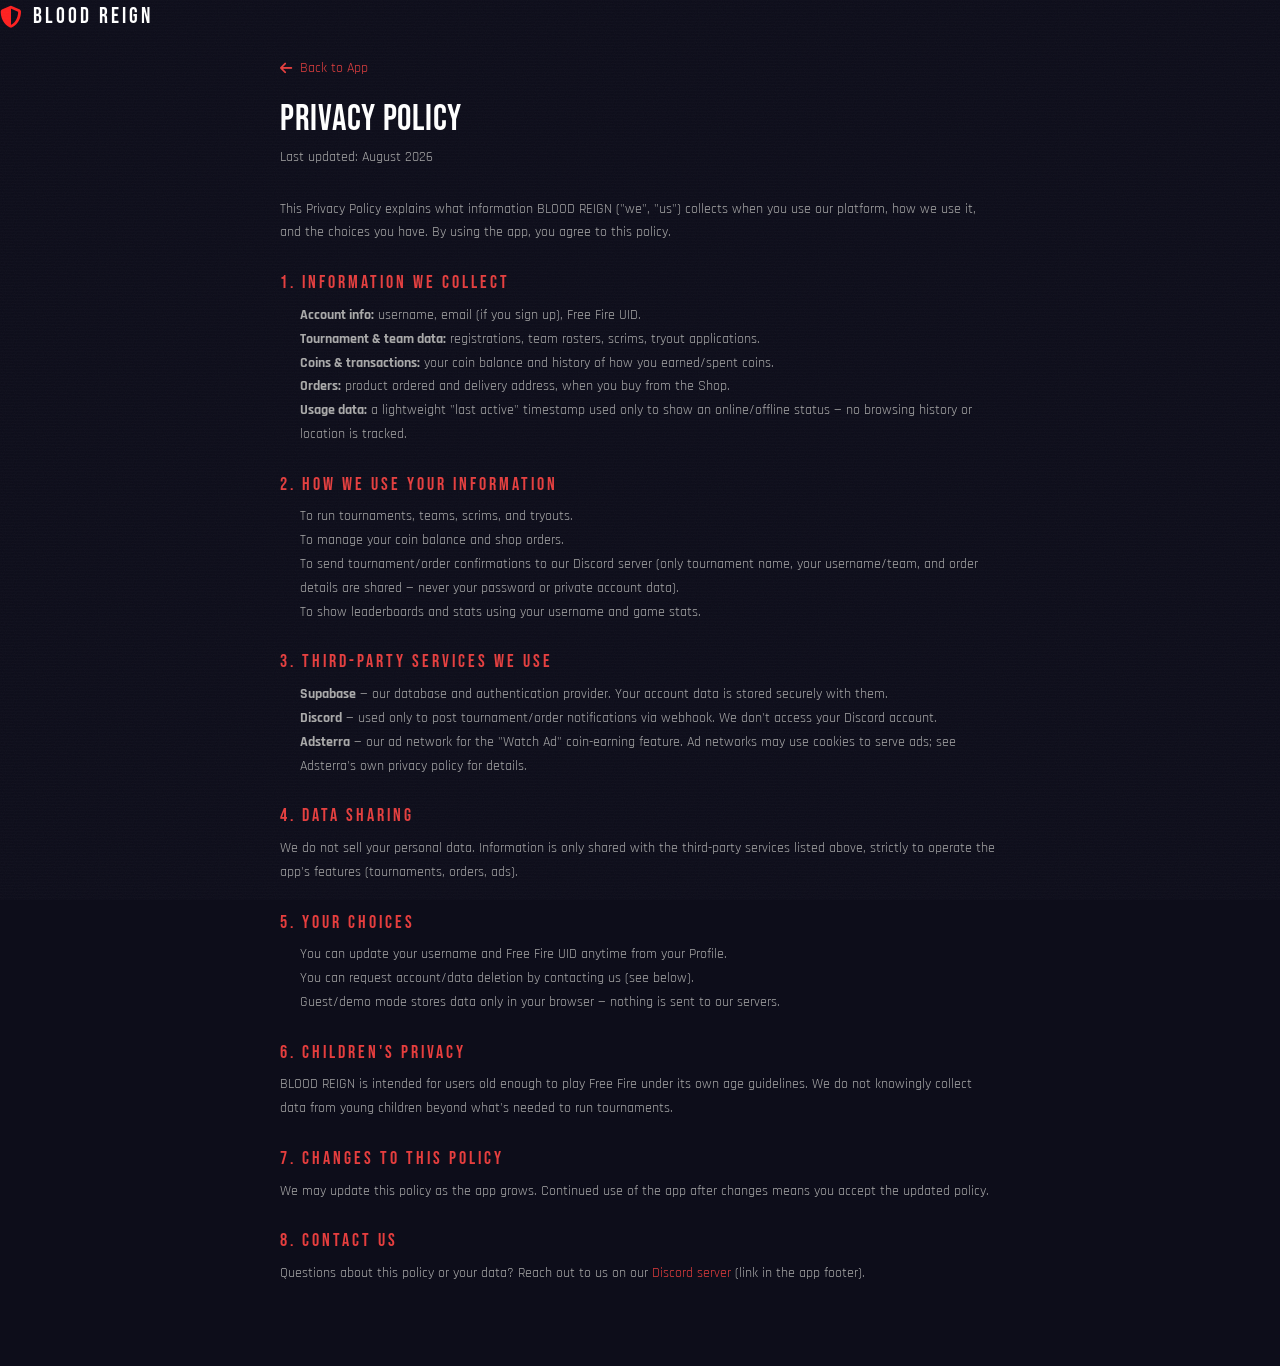
<file: privacy.html>
<!DOCTYPE html>
<html lang="en">
<head>
<meta charset="UTF-8">
<meta name="viewport" content="width=device-width, initial-scale=1.0, viewport-fit=cover">
<title>Privacy Policy — BLOOD REIGN</title>
<meta name="theme-color" content="#0d0d1a">

<link rel="preconnect" href="https://fonts.googleapis.com">
<link rel="preconnect" href="https://fonts.gstatic.com" crossorigin>
<link href="https://fonts.googleapis.com/css2?family=Bebas+Neue&family=Rajdhani:wght@400;500;600;700&display=swap" rel="stylesheet">
<link rel="stylesheet" href="https://cdnjs.cloudflare.com/ajax/libs/font-awesome/6.5.1/css/all.min.css">

<link rel="stylesheet" href="css/tokens.css">
<link rel="stylesheet" href="css/base.css">
<link rel="stylesheet" href="css/components.css">
<link rel="stylesheet" href="css/layout.css">
<link rel="stylesheet" href="css/screens.css">
<link rel="stylesheet" href="css/animations.css">
<link rel="stylesheet" href="css/responsive.css">
<style>
  .legal-page { max-width: 760px; margin: 0 auto; padding: 24px 20px 80px; }
  .legal-page h1 { font-family: 'Bebas Neue', sans-serif; font-size: var(--text-3xl, 2rem); letter-spacing: 0.02em; margin-bottom: 6px; }
  .legal-page .updated { color: var(--text-secondary); font-size: var(--text-sm); margin-bottom: 28px; }
  .legal-page h2 { font-size: var(--text-lg); margin: 28px 0 10px; color: var(--red, #e53e3e); }
  .legal-page p, .legal-page li { color: var(--text-secondary); line-height: 1.7; font-size: var(--text-sm); }
  .legal-page ul { padding-left: 20px; margin: 8px 0 16px; }
  .legal-page a { color: var(--red, #e53e3e); }
  .back-link { display: inline-flex; align-items: center; gap: 8px; margin-bottom: 20px; color: var(--text-secondary); text-decoration: none; font-size: var(--text-sm); }
</style>
</head>
<body>

<header class="app-header" style="position:static">
  <div class="brand"><i class="fa-solid fa-shield-halved"></i> BLOOD REIGN</div>
</header>

<div class="legal-page">
  <a href="index.html" class="back-link"><i class="fa-solid fa-arrow-left"></i> Back to App</a>

  <h1>Privacy Policy</h1>
  <p class="updated">Last updated: August 2026</p>

  <p>This Privacy Policy explains what information BLOOD REIGN ("we", "us") collects when you use our platform, how we use it, and the choices you have. By using the app, you agree to this policy.</p>

  <h2>1. Information We Collect</h2>
  <ul>
    <li><strong>Account info:</strong> username, email (if you sign up), Free Fire UID.</li>
    <li><strong>Tournament & team data:</strong> registrations, team rosters, scrims, tryout applications.</li>
    <li><strong>Coins & transactions:</strong> your coin balance and history of how you earned/spent coins.</li>
    <li><strong>Orders:</strong> product ordered and delivery address, when you buy from the Shop.</li>
    <li><strong>Usage data:</strong> a lightweight "last active" timestamp used only to show an online/offline status — no browsing history or location is tracked.</li>
  </ul>

  <h2>2. How We Use Your Information</h2>
  <ul>
    <li>To run tournaments, teams, scrims, and tryouts.</li>
    <li>To manage your coin balance and shop orders.</li>
    <li>To send tournament/order confirmations to our Discord server (only tournament name, your username/team, and order details are shared — never your password or private account data).</li>
    <li>To show leaderboards and stats using your username and game stats.</li>
  </ul>

  <h2>3. Third-Party Services We Use</h2>
  <ul>
    <li><strong>Supabase</strong> — our database and authentication provider. Your account data is stored securely with them.</li>
    <li><strong>Discord</strong> — used only to post tournament/order notifications via webhook. We don't access your Discord account.</li>
    <li><strong>Adsterra</strong> — our ad network for the "Watch Ad" coin-earning feature. Ad networks may use cookies to serve ads; see Adsterra's own privacy policy for details.</li>
  </ul>

  <h2>4. Data Sharing</h2>
  <p>We do not sell your personal data. Information is only shared with the third-party services listed above, strictly to operate the app's features (tournaments, orders, ads).</p>

  <h2>5. Your Choices</h2>
  <ul>
    <li>You can update your username and Free Fire UID anytime from your Profile.</li>
    <li>You can request account/data deletion by contacting us (see below).</li>
    <li>Guest/demo mode stores data only in your browser — nothing is sent to our servers.</li>
  </ul>

  <h2>6. Children's Privacy</h2>
  <p>BLOOD REIGN is intended for users old enough to play Free Fire under its own age guidelines. We do not knowingly collect data from young children beyond what's needed to run tournaments.</p>

  <h2>7. Changes to This Policy</h2>
  <p>We may update this policy as the app grows. Continued use of the app after changes means you accept the updated policy.</p>

  <h2>8. Contact Us</h2>
  <p>Questions about this policy or your data? Reach out to us on our <a href="index.html">Discord server</a> (link in the app footer).</p>
</div>

</body>
</html>
</file>
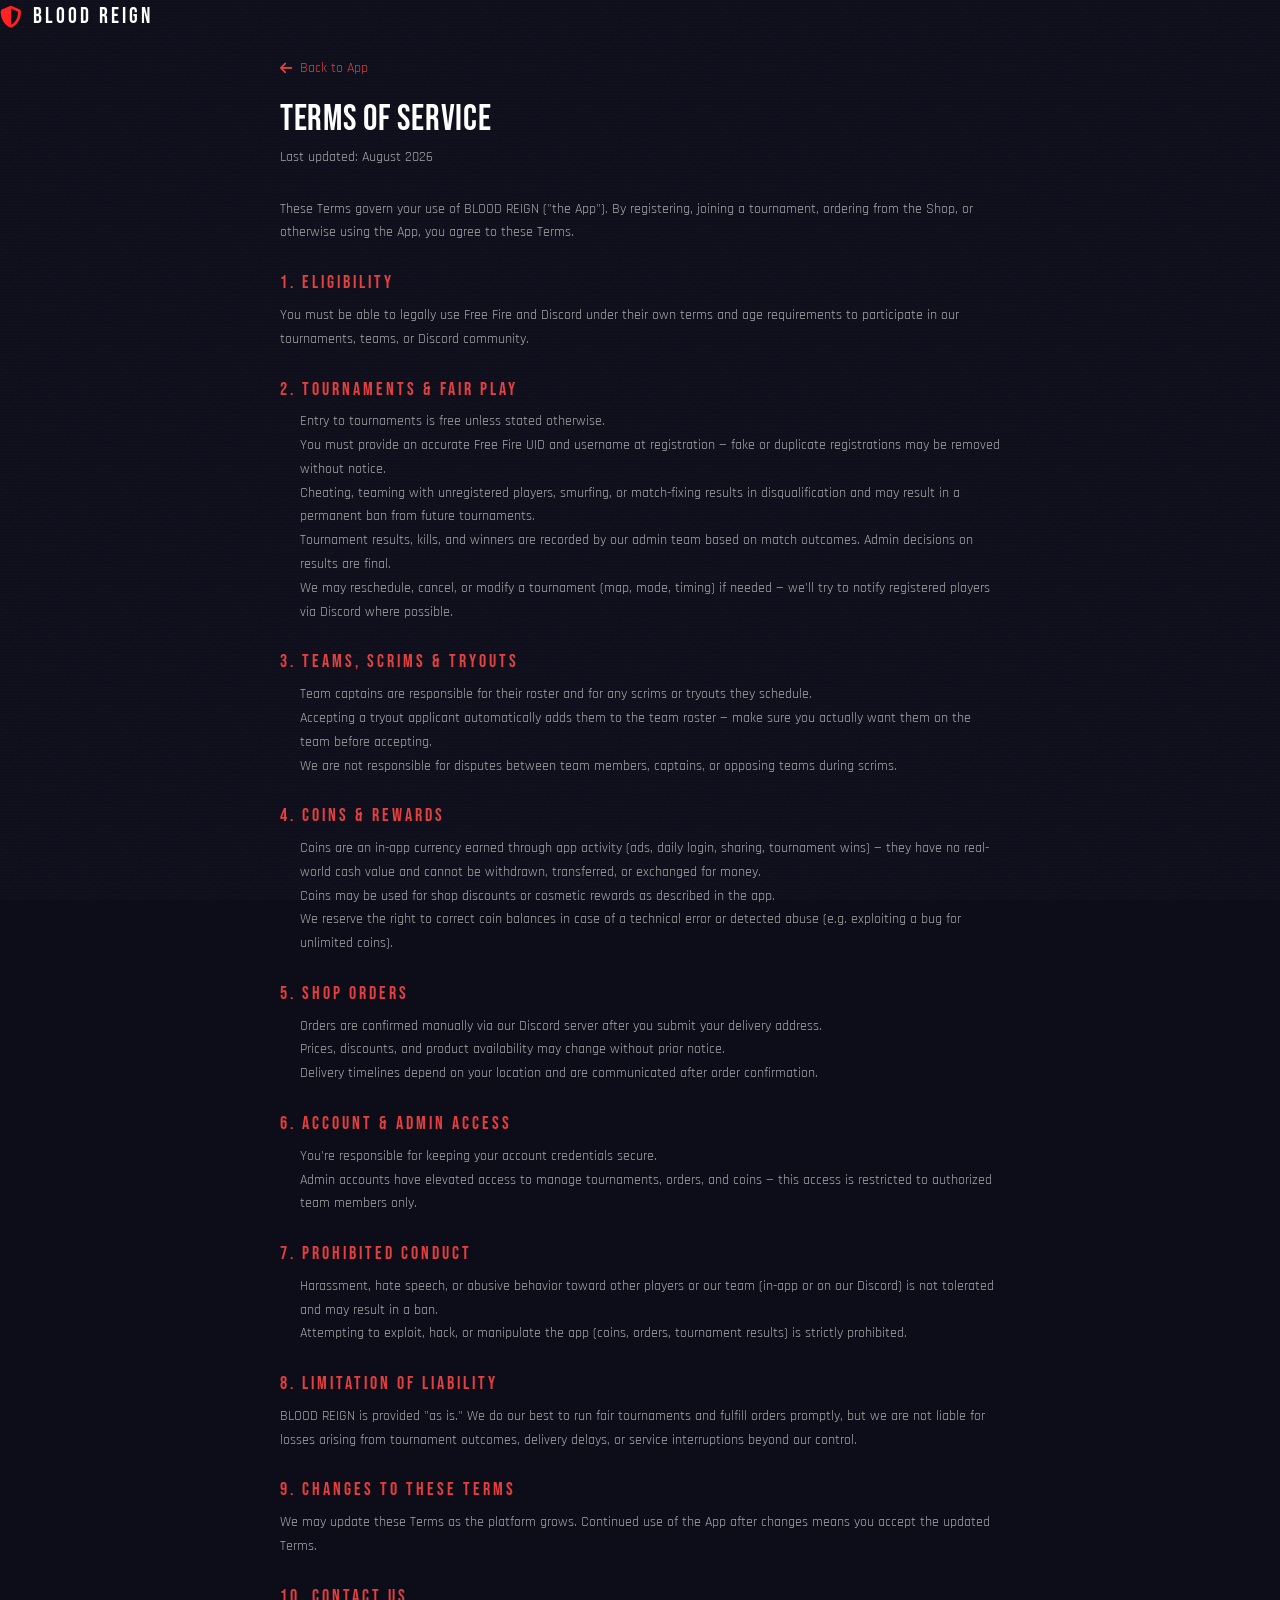
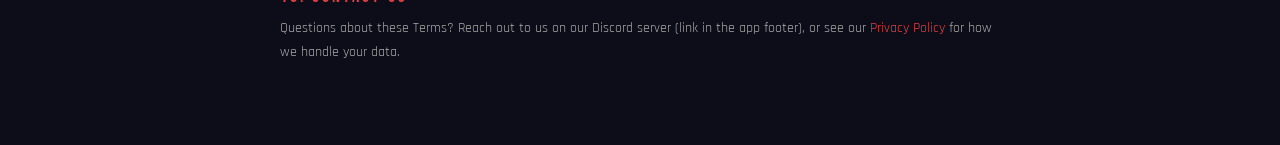
<file: terms.html>
<!DOCTYPE html>
<html lang="en">
<head>
<meta charset="UTF-8">
<meta name="viewport" content="width=device-width, initial-scale=1.0, viewport-fit=cover">
<title>Terms of Service — BLOOD REIGN</title>
<meta name="theme-color" content="#0d0d1a">

<link rel="preconnect" href="https://fonts.googleapis.com">
<link rel="preconnect" href="https://fonts.gstatic.com" crossorigin>
<link href="https://fonts.googleapis.com/css2?family=Bebas+Neue&family=Rajdhani:wght@400;500;600;700&display=swap" rel="stylesheet">
<link rel="stylesheet" href="https://cdnjs.cloudflare.com/ajax/libs/font-awesome/6.5.1/css/all.min.css">

<link rel="stylesheet" href="css/tokens.css">
<link rel="stylesheet" href="css/base.css">
<link rel="stylesheet" href="css/components.css">
<link rel="stylesheet" href="css/layout.css">
<link rel="stylesheet" href="css/screens.css">
<link rel="stylesheet" href="css/animations.css">
<link rel="stylesheet" href="css/responsive.css">
<style>
  .legal-page { max-width: 760px; margin: 0 auto; padding: 24px 20px 80px; }
  .legal-page h1 { font-family: 'Bebas Neue', sans-serif; font-size: var(--text-3xl, 2rem); letter-spacing: 0.02em; margin-bottom: 6px; }
  .legal-page .updated { color: var(--text-secondary); font-size: var(--text-sm); margin-bottom: 28px; }
  .legal-page h2 { font-size: var(--text-lg); margin: 28px 0 10px; color: var(--red, #e53e3e); }
  .legal-page p, .legal-page li { color: var(--text-secondary); line-height: 1.7; font-size: var(--text-sm); }
  .legal-page ul { padding-left: 20px; margin: 8px 0 16px; }
  .legal-page a { color: var(--red, #e53e3e); }
  .back-link { display: inline-flex; align-items: center; gap: 8px; margin-bottom: 20px; color: var(--text-secondary); text-decoration: none; font-size: var(--text-sm); }
</style>
</head>
<body>

<header class="app-header" style="position:static">
  <div class="brand"><i class="fa-solid fa-shield-halved"></i> BLOOD REIGN</div>
</header>

<div class="legal-page">
  <a href="index.html" class="back-link"><i class="fa-solid fa-arrow-left"></i> Back to App</a>

  <h1>Terms of Service</h1>
  <p class="updated">Last updated: August 2026</p>

  <p>These Terms govern your use of BLOOD REIGN ("the App"). By registering, joining a tournament, ordering from the Shop, or otherwise using the App, you agree to these Terms.</p>

  <h2>1. Eligibility</h2>
  <p>You must be able to legally use Free Fire and Discord under their own terms and age requirements to participate in our tournaments, teams, or Discord community.</p>

  <h2>2. Tournaments & Fair Play</h2>
  <ul>
    <li>Entry to tournaments is free unless stated otherwise.</li>
    <li>You must provide an accurate Free Fire UID and username at registration — fake or duplicate registrations may be removed without notice.</li>
    <li>Cheating, teaming with unregistered players, smurfing, or match-fixing results in disqualification and may result in a permanent ban from future tournaments.</li>
    <li>Tournament results, kills, and winners are recorded by our admin team based on match outcomes. Admin decisions on results are final.</li>
    <li>We may reschedule, cancel, or modify a tournament (map, mode, timing) if needed — we'll try to notify registered players via Discord where possible.</li>
  </ul>

  <h2>3. Teams, Scrims & Tryouts</h2>
  <ul>
    <li>Team captains are responsible for their roster and for any scrims or tryouts they schedule.</li>
    <li>Accepting a tryout applicant automatically adds them to the team roster — make sure you actually want them on the team before accepting.</li>
    <li>We are not responsible for disputes between team members, captains, or opposing teams during scrims.</li>
  </ul>

  <h2>4. Coins & Rewards</h2>
  <ul>
    <li>Coins are an in-app currency earned through app activity (ads, daily login, sharing, tournament wins) — they have no real-world cash value and cannot be withdrawn, transferred, or exchanged for money.</li>
    <li>Coins may be used for shop discounts or cosmetic rewards as described in the app.</li>
    <li>We reserve the right to correct coin balances in case of a technical error or detected abuse (e.g. exploiting a bug for unlimited coins).</li>
  </ul>

  <h2>5. Shop Orders</h2>
  <ul>
    <li>Orders are confirmed manually via our Discord server after you submit your delivery address.</li>
    <li>Prices, discounts, and product availability may change without prior notice.</li>
    <li>Delivery timelines depend on your location and are communicated after order confirmation.</li>
  </ul>

  <h2>6. Account & Admin Access</h2>
  <ul>
    <li>You're responsible for keeping your account credentials secure.</li>
    <li>Admin accounts have elevated access to manage tournaments, orders, and coins — this access is restricted to authorized team members only.</li>
  </ul>

  <h2>7. Prohibited Conduct</h2>
  <ul>
    <li>Harassment, hate speech, or abusive behavior toward other players or our team (in-app or on our Discord) is not tolerated and may result in a ban.</li>
    <li>Attempting to exploit, hack, or manipulate the app (coins, orders, tournament results) is strictly prohibited.</li>
  </ul>

  <h2>8. Limitation of Liability</h2>
  <p>BLOOD REIGN is provided "as is." We do our best to run fair tournaments and fulfill orders promptly, but we are not liable for losses arising from tournament outcomes, delivery delays, or service interruptions beyond our control.</p>

  <h2>9. Changes to These Terms</h2>
  <p>We may update these Terms as the platform grows. Continued use of the App after changes means you accept the updated Terms.</p>

  <h2>10. Contact Us</h2>
  <p>Questions about these Terms? Reach out to us on our Discord server (link in the app footer), or see our <a href="privacy.html">Privacy Policy</a> for how we handle your data.</p>
</div>

</body>
</html>
</file>
<file: css/tokens.css>
/* ==========================================================
   BLOOD REIGN — Design Tokens
   Brand colors are exact (from logo). Scale/radius/shadow tokens
   layered on top for consistent, professional-grade UI polish.
   ========================================================== */

:root {
  /* ---- Brand colors (exact, from logo) ---- */
  --bg-primary: #0d0d1a;
  --bg-secondary: #12121f;
  --card-bg: #1a1a2e;
  --accent: #cc0000;
  --accent-bright: #ff2020;
  --steel: #8a8a9a;
  --shield-dark: #2a2a3a;
  --text-primary: #ffffff;
  --text-secondary: #aaaaaa;
  --gold: #c9a84c;
  --success: #00cc66;
  --border-color: #cc000033;
  --glow: 0 0 20px #cc000088;

  /* ---- Derived / functional colors ---- */
  --danger: #ff3b3b;
  --card-bg-hover: #20203a;
  --overlay: rgba(13, 13, 26, 0.86);
  --input-bg: #14141f;

  /* ---- Typography ---- */
  --font-display: 'Bebas Neue', 'Arial Narrow', sans-serif;
  --font-body: 'Rajdhani', 'Segoe UI', sans-serif;

  /* ---- Type scale ---- */
  --text-xs: 0.75rem;
  --text-sm: 0.875rem;
  --text-base: 1rem;
  --text-lg: 1.125rem;
  --text-xl: 1.375rem;
  --text-2xl: 1.75rem;
  --text-3xl: 2.25rem;
  --text-4xl: 3rem;

  /* ---- Spacing scale (4px base) ---- */
  --space-1: 0.25rem;
  --space-2: 0.5rem;
  --space-3: 0.75rem;
  --space-4: 1rem;
  --space-5: 1.25rem;
  --space-6: 1.5rem;
  --space-8: 2rem;
  --space-10: 2.5rem;
  --space-12: 3rem;
  --space-16: 4rem;

  /* ---- Radius scale ---- */
  --radius-sm: 6px;
  --radius: 10px;
  --radius-lg: 16px;
  --radius-full: 999px;

  /* ---- Shadows / elevation ---- */
  --shadow-sm: 0 1px 3px rgba(0, 0, 0, 0.4);
  --shadow-md: 0 6px 16px rgba(0, 0, 0, 0.45);
  --shadow-lg: 0 16px 40px rgba(0, 0, 0, 0.55);
  --shadow-glow-sm: 0 0 12px #cc000055;
  --shadow-glow-md: 0 0 24px #cc000077;
  --shadow-glow-gold: 0 0 16px #c9a84c66;

  /* ---- Motion ---- */
  --ease: cubic-bezier(0.4, 0, 0.2, 1);
  --duration-fast: 140ms;
  --duration: 220ms;
  --duration-slow: 420ms;

  /* ---- Layout ---- */
  --header-h: 60px;
  --bottom-nav-h: 64px;
  --sidebar-w: 240px;
  --content-max: 1280px;
  --container-px: 16px;
}

@media (min-width: 768px) {
  :root {
    --container-px: 32px;
  }
}
</file>
<file: css/base.css>
/* ==========================================================
   BLOOD REIGN — Base / Reset
   ========================================================== */

*, *::before, *::after { box-sizing: border-box; }

html {
  -webkit-text-size-adjust: 100%;
  scroll-behavior: smooth;
}

@media (prefers-reduced-motion: reduce) {
  html { scroll-behavior: auto; }
  *, *::before, *::after {
    animation-duration: 0.01ms !important;
    animation-iteration-count: 1 !important;
    transition-duration: 0.01ms !important;
  }
}

body {
  margin: 0;
  background: var(--bg-primary);
  color: var(--text-primary);
  font-family: var(--font-body);
  font-size: var(--text-base);
  line-height: 1.5;
  -webkit-font-smoothing: antialiased;
  min-height: 100vh;
  position: relative;
  overflow-x: hidden;
}

/* Subtle noise + scanline texture over the whole app */
body::before {
  content: '';
  position: fixed;
  inset: 0;
  pointer-events: none;
  z-index: 0;
  opacity: 0.035;
  background-image: url("data:image/svg+xml,%3Csvg xmlns='http://www.w3.org/2000/svg' width='120' height='120'%3E%3Cfilter id='n'%3E%3CfeTurbulence type='fractalNoise' baseFrequency='0.9' numOctaves='2' stitchTiles='stitch'/%3E%3C/filter%3E%3Crect width='100%25' height='100%25' filter='url(%23n)'/%3E%3C/svg%3E");
}

body::after {
  content: '';
  position: fixed;
  inset: 0;
  pointer-events: none;
  z-index: 0;
  background: repeating-linear-gradient(
    to bottom,
    rgba(255, 255, 255, 0.012) 0px,
    rgba(255, 255, 255, 0.012) 1px,
    transparent 1px,
    transparent 3px
  );
}

h1, h2, h3, h4, h5, h6 {
  margin: 0;
  font-family: var(--font-display);
  font-weight: 400;
  letter-spacing: 3px;
  text-transform: uppercase;
  line-height: 1.15;
}

p { margin: 0; }

a { color: inherit; text-decoration: none; }

button, input, select, textarea {
  font-family: inherit;
  font-size: inherit;
  color: inherit;
}

button {
  cursor: pointer;
  background: none;
  border: none;
  padding: 0;
  text-align: inherit;
}

ul, ol { margin: 0; padding: 0; list-style: none; }

img, svg { display: block; max-width: 100%; }

/* Visible focus ring for keyboard users, invisible for mouse users */
:focus { outline: none; }
:focus-visible {
  outline: 2px solid var(--accent-bright);
  outline-offset: 2px;
  border-radius: var(--radius-sm);
}

::selection {
  background: var(--accent);
  color: var(--text-primary);
}

/* Scrollbar (webkit) */
::-webkit-scrollbar { width: 8px; height: 8px; }
::-webkit-scrollbar-track { background: var(--bg-secondary); }
::-webkit-scrollbar-thumb { background: var(--shield-dark); border-radius: var(--radius-full); }
::-webkit-scrollbar-thumb:hover { background: var(--accent); }

/* Utility */
.visually-hidden {
  position: absolute;
  width: 1px; height: 1px;
  padding: 0; margin: -1px;
  overflow: hidden;
  clip: rect(0,0,0,0);
  white-space: nowrap;
  border: 0;
}

.container {
  max-width: var(--content-max);
  margin-inline: auto;
  padding-inline: var(--container-px);
}

.hide-scrollbar { scrollbar-width: none; -ms-overflow-style: none; }
.hide-scrollbar::-webkit-scrollbar { display: none; }

.muted { color: var(--text-secondary); }
.text-center { text-align: center; }
.flex { display: flex; }
.flex-col { display: flex; flex-direction: column; }
.items-center { align-items: center; }
.justify-between { justify-content: space-between; }
.gap-2 { gap: var(--space-2); }
.gap-3 { gap: var(--space-3); }
.mt-2 { margin-top: var(--space-2); }
.mt-4 { margin-top: var(--space-4); }
.mb-2 { margin-bottom: var(--space-2); }
.mb-4 { margin-bottom: var(--space-4); }
.w-full { width: 100%; }
</file>
<file: css/components.css>
/* ==========================================================
   BLOOD REIGN — Component Library
   ========================================================== */

/* ---------- Buttons ---------- */
.btn {
  display: inline-flex;
  align-items: center;
  justify-content: center;
  gap: var(--space-2);
  padding: 0.75rem 1.5rem;
  font-family: var(--font-body);
  font-weight: 700;
  font-size: var(--text-sm);
  letter-spacing: 1.5px;
  text-transform: uppercase;
  border-radius: var(--radius);
  border: 1.5px solid transparent;
  transition: transform var(--duration-fast) var(--ease),
              box-shadow var(--duration) var(--ease),
              background var(--duration) var(--ease),
              border-color var(--duration) var(--ease);
  white-space: nowrap;
}
.btn:active { transform: scale(0.97); }

.btn-primary {
  background: var(--accent);
  color: var(--text-primary);
  box-shadow: var(--shadow-glow-sm);
}
.btn-primary:hover {
  background: var(--accent-bright);
  box-shadow: var(--shadow-glow-md);
  transform: translateY(-1px);
}

.btn-outline {
  background: transparent;
  border-color: var(--accent);
  color: var(--text-primary);
}
.btn-outline:hover {
  background: var(--accent);
  box-shadow: var(--shadow-glow-sm);
}

.btn-ghost {
  background: transparent;
  color: var(--text-secondary);
}
.btn-ghost:hover { color: var(--text-primary); }

.btn-gold {
  background: var(--gold);
  color: var(--bg-primary);
}
.btn-gold:hover { box-shadow: var(--shadow-glow-gold); transform: translateY(-1px); }

.btn-success { background: var(--success); color: var(--bg-primary); }

.btn-sm { padding: 0.5rem 1rem; font-size: var(--text-xs); }
.btn-lg { padding: 1rem 2rem; font-size: var(--text-base); }
.btn-block { width: 100%; }
.btn-icon { padding: 0.6rem; border-radius: var(--radius-full); }
.btn:disabled { opacity: 0.45; cursor: not-allowed; transform: none !important; box-shadow: none !important; }

/* ---------- Cards ---------- */
.card {
  background: var(--card-bg);
  border: 1px solid var(--border-color);
  border-radius: var(--radius-lg);
  padding: var(--space-4);
  transition: transform var(--duration) var(--ease),
              box-shadow var(--duration) var(--ease),
              border-color var(--duration) var(--ease);
}
.card-hover:hover {
  border-color: var(--accent);
  box-shadow: var(--shadow-glow-sm);
  transform: translateY(-2px);
}
.card-glow {
  border-color: var(--accent);
  box-shadow: var(--shadow-glow-sm);
}

/* ---------- Badges / Pills ---------- */
.badge {
  display: inline-flex;
  align-items: center;
  gap: 4px;
  padding: 0.25rem 0.65rem;
  font-size: var(--text-xs);
  font-weight: 700;
  letter-spacing: 0.5px;
  text-transform: uppercase;
  border-radius: var(--radius-full);
  line-height: 1.4;
}
.badge-red { background: var(--accent); color: #fff; }
.badge-outline-red { background: transparent; border: 1px solid var(--accent); color: var(--accent-bright); }
.badge-green { background: var(--success); color: var(--bg-primary); }
.badge-gold { background: var(--gold); color: var(--bg-primary); }
.badge-steel { background: var(--shield-dark); color: var(--steel); }
.badge-live {
  background: var(--accent);
  color: #fff;
  animation: pulse-opacity 1.6s ease-in-out infinite;
}

/* Mode pills (SOLO / DUO / SQUAD) */
.pill-mode { border-radius: var(--radius-full); padding: 0.2rem 0.7rem; font-size: var(--text-xs); font-weight: 700; letter-spacing: 1px; }
.pill-solo  { background: #2a2a3a; color: var(--steel); }
.pill-duo   { background: #3a2a3a; color: #d8a5d8; }
.pill-squad { background: #3a1a1a; color: #ff8a8a; }

/* ---------- Filter / Category pills ---------- */
.pill-filter {
  padding: 0.5rem 1.1rem;
  border-radius: var(--radius-full);
  border: 1px solid var(--border-color);
  background: var(--card-bg);
  color: var(--text-secondary);
  font-size: var(--text-sm);
  font-weight: 600;
  white-space: nowrap;
  transition: all var(--duration-fast) var(--ease);
}
.pill-filter:hover { border-color: var(--accent); color: var(--text-primary); }
.pill-filter.active {
  background: var(--accent);
  border-color: var(--accent);
  color: #fff;
  box-shadow: var(--shadow-glow-sm);
}

/* ---------- Inputs ---------- */
.input, .textarea, .select {
  width: 100%;
  padding: 0.75rem 1rem;
  background: var(--input-bg);
  border: 1.5px solid var(--border-color);
  border-radius: var(--radius);
  color: var(--text-primary);
  font-family: var(--font-body);
  font-size: var(--text-base);
  transition: border-color var(--duration-fast) var(--ease), box-shadow var(--duration-fast) var(--ease);
}
.input::placeholder, .textarea::placeholder { color: var(--text-secondary); opacity: 0.7; }
.input:focus, .textarea:focus, .select:focus {
  border-color: var(--accent);
  box-shadow: 0 0 0 3px #cc000022;
}
.input-with-icon { position: relative; }
.input-with-icon .input { padding-left: 2.6rem; }
.input-with-icon i { position: absolute; left: 1rem; top: 50%; transform: translateY(-50%); color: var(--text-secondary); }

.field-label {
  display: block;
  font-size: var(--text-xs);
  font-weight: 700;
  letter-spacing: 1px;
  text-transform: uppercase;
  color: var(--text-secondary);
  margin-bottom: var(--space-2);
}

/* ---------- Progress bars ---------- */
.progress {
  height: 8px;
  width: 100%;
  background: var(--shield-dark);
  border-radius: var(--radius-full);
  overflow: hidden;
}
.progress-fill {
  height: 100%;
  background: linear-gradient(90deg, var(--accent), var(--accent-bright));
  border-radius: var(--radius-full);
  transition: width var(--duration-slow) var(--ease);
}
.progress-fill.gold { background: linear-gradient(90deg, #8a6d2e, var(--gold)); }

/* ---------- Accordion ---------- */
.accordion-item {
  border: 1px solid var(--border-color);
  border-radius: var(--radius);
  overflow: hidden;
  background: var(--card-bg);
}
.accordion-item + .accordion-item { margin-top: var(--space-2); }
.accordion-trigger {
  width: 100%;
  display: flex;
  align-items: center;
  justify-content: space-between;
  padding: var(--space-4);
  font-weight: 700;
  text-align: left;
}
.accordion-trigger i { transition: transform var(--duration) var(--ease); color: var(--accent-bright); }
.accordion-item.open .accordion-trigger i { transform: rotate(180deg); }
.accordion-content {
  max-height: 0;
  overflow: hidden;
  transition: max-height var(--duration-slow) var(--ease);
  padding-inline: var(--space-4);
}
.accordion-item.open .accordion-content { max-height: 400px; padding-bottom: var(--space-4); }
.accordion-content p { color: var(--text-secondary); font-size: var(--text-sm); padding: 4px 0; }

/* ---------- Star rating ---------- */
.stars { color: var(--gold); font-size: var(--text-xs); letter-spacing: 1px; }

/* ---------- Modal / Sheet ---------- */
.modal-overlay {
  position: fixed; inset: 0;
  background: var(--overlay);
  backdrop-filter: blur(4px);
  z-index: 200;
  display: flex;
  align-items: flex-end;
  justify-content: center;
  opacity: 0;
  pointer-events: none;
  transition: opacity var(--duration) var(--ease);
}
.modal-overlay.open { opacity: 1; pointer-events: auto; }
.modal-sheet {
  background: var(--bg-secondary);
  border: 1px solid var(--border-color);
  border-bottom: none;
  border-radius: var(--radius-lg) var(--radius-lg) 0 0;
  width: 100%;
  max-width: 520px;
  max-height: 88vh;
  overflow-y: auto;
  padding: var(--space-6);
  transform: translateY(100%);
  transition: transform var(--duration-slow) var(--ease);
  box-shadow: 0 -10px 40px rgba(0,0,0,0.6);
}
.modal-overlay.open .modal-sheet { transform: translateY(0); }
@media (min-width: 768px) {
  .modal-overlay { align-items: center; }
  .modal-sheet { border-radius: var(--radius-lg); border-bottom: 1px solid var(--border-color); transform: translateY(24px) scale(0.98); opacity: 0; }
  .modal-overlay.open .modal-sheet { transform: translateY(0) scale(1); opacity: 1; }
}
.modal-header { display: flex; align-items: center; justify-content: space-between; margin-bottom: var(--space-4); }
.modal-close { font-size: 1.4rem; color: var(--text-secondary); padding: 4px; }
.modal-close:hover { color: var(--text-primary); }

/* ---------- Toast ---------- */
.toast-stack {
  position: fixed;
  top: calc(var(--header-h) + 12px);
  left: 50%;
  transform: translateX(-50%);
  z-index: 300;
  display: flex;
  flex-direction: column;
  gap: 8px;
  width: min(92vw, 380px);
  pointer-events: none;
}
.toast {
  background: var(--card-bg);
  border: 1px solid var(--accent);
  box-shadow: var(--shadow-glow-sm), var(--shadow-md);
  border-radius: var(--radius);
  padding: 0.85rem 1rem;
  display: flex;
  align-items: center;
  gap: 10px;
  font-size: var(--text-sm);
  font-weight: 600;
  animation: toast-in var(--duration-slow) var(--ease);
}
.toast.success { border-color: var(--success); }
.toast i { color: var(--accent-bright); }
.toast.success i { color: var(--success); }

/* ---------- Skeleton loading ---------- */
.skeleton {
  background: linear-gradient(90deg, var(--shield-dark) 25%, #34344a 37%, var(--shield-dark) 63%);
  background-size: 400% 100%;
  animation: skeleton-shimmer 1.4s ease infinite;
  border-radius: var(--radius);
}

/* ---------- Empty state ---------- */
.empty-state {
  text-align: center;
  padding: var(--space-12) var(--space-4);
  color: var(--text-secondary);
}
.empty-state i { font-size: 2.2rem; color: var(--shield-dark); margin-bottom: var(--space-3); }
.empty-state h3 { font-size: var(--text-lg); color: var(--text-primary); margin-bottom: var(--space-2); }

/* ---------- Section divider (angular, per brief) ---------- */
.divider-angular {
  height: 14px;
  background: var(--accent);
  clip-path: polygon(0 0, 100% 0, 100% 80%, 95% 100%, 0 100%);
  opacity: 0.5;
}

/* ---------- Avatar ---------- */
.avatar {
  display: inline-flex;
  align-items: center;
  justify-content: center;
  border-radius: var(--radius-full);
  background: linear-gradient(135deg, var(--accent), #7a0000);
  color: #fff;
  font-family: var(--font-display);
  letter-spacing: 1px;
  flex-shrink: 0;
}

/* ---------- Stat card (used in Profile + Admin dashboard) ---------- */
.stat-card {
  text-align: center;
  padding: var(--space-4) var(--space-2);
}
.stat-card i { font-size: 1.1rem; color: var(--accent-bright); margin-bottom: 6px; }
.stat-value { font-family: var(--font-display); font-size: var(--text-2xl); letter-spacing: 1px; }
.stat-label { font-size: var(--text-xs); text-transform: uppercase; letter-spacing: 1px; }

/* ---------- Toggle switch ---------- */
.toggle-row { display: flex; align-items: center; justify-content: space-between; font-size: var(--text-sm); }
.switch { position: relative; display: inline-block; width: 44px; height: 24px; flex-shrink: 0; }
.switch input { opacity: 0; width: 0; height: 0; }
.switch-track {
  position: absolute; inset: 0; cursor: pointer;
  background: var(--shield-dark);
  border-radius: var(--radius-full);
  transition: background var(--duration-fast) var(--ease);
}
.switch-track::before {
  content: '';
  position: absolute;
  height: 18px; width: 18px; left: 3px; top: 3px;
  background: #fff; border-radius: 50%;
  transition: transform var(--duration-fast) var(--ease);
}
.switch input:checked + .switch-track { background: var(--accent); }
.switch input:checked + .switch-track::before { transform: translateX(20px); }

/* ---------- Auth tabs (Profile login/signup) ---------- */
.auth-tabs { display: flex; gap: 4px; margin-bottom: var(--space-4); background: var(--input-bg); padding: 4px; border-radius: var(--radius); }
.auth-tab { flex: 1; padding: 0.5rem; border-radius: var(--radius-sm); font-size: var(--text-sm); font-weight: 700; color: var(--text-secondary); }
.auth-tab.active { background: var(--accent); color: #fff; }

/* ---------- Badge tile (Profile badges grid) ---------- */
.badge-tile {
  display: flex; flex-direction: column; align-items: center; gap: 6px;
  padding: var(--space-3);
  background: var(--card-bg);
  border: 1px solid var(--border-color);
  border-radius: var(--radius);
  font-size: var(--text-xs);
  text-align: center;
}
.badge-tile i { font-size: 1.3rem; color: var(--gold); }
.badge-tile.locked { opacity: 0.35; }
.badge-tile.locked i { color: var(--steel); }

/* ---------- Reward card (Coins tab) ---------- */
.reward-card {
  display: flex; flex-direction: column; align-items: center; gap: 6px;
  text-align: center;
  padding: var(--space-4) var(--space-2);
}
.reward-card i { font-size: 1.4rem; color: var(--gold); }
.reward-card.locked i { color: var(--steel); }
.reward-card.locked { opacity: 0.7; }

/* ---------- Earn action row (Coins tab) ---------- */
.earn-action-row {
  display: flex; align-items: center; gap: var(--space-3);
  width: 100%;
  text-align: left;
}
.earn-icon {
  width: 42px; height: 42px; flex-shrink: 0;
  display: flex; align-items: center; justify-content: center;
  background: var(--shield-dark); border-radius: var(--radius);
  color: var(--accent-bright); font-size: 1.1rem;
}
.earn-text { flex: 1; display: flex; flex-direction: column; }
.earn-text span { font-size: var(--text-xs); }
.earn-amount { font-family: var(--font-display); color: var(--gold); font-size: var(--text-lg); }

/* ---------- History row (Coins transaction log) ---------- */
.history-row {
  display: flex; align-items: center; gap: var(--space-3);
  padding: var(--space-3) 0;
  border-bottom: 1px solid var(--border-color);
  font-size: var(--text-sm);
}
.history-row .positive { color: var(--success); font-weight: 700; width: 48px; }
.history-row .negative { color: var(--danger); font-weight: 700; width: 48px; }
.history-reason { flex: 1; }
.history-date { font-size: var(--text-xs); }

/* ---------- Admin row ---------- */
.admin-row { display: flex; align-items: center; justify-content: space-between; gap: var(--space-3); margin-bottom: var(--space-2); flex-wrap: wrap; }
.admin-row-actions { display: flex; gap: var(--space-2); }

/* ---------- Horizontal scroll row ---------- */
.scroll-row {
  display: flex;
  gap: var(--space-3);
  overflow-x: auto;
  padding-bottom: 4px;
  scroll-snap-type: x mandatory;
}
.scroll-row > * { scroll-snap-align: start; flex-shrink: 0; }
</file>
<file: css/layout.css>
/* ==========================================================
   BLOOD REIGN — Layout
   Mobile: sticky header + bottom tab bar (app-like)
   Desktop (>=1024px): sticky header with inline nav, no bottom bar
   ========================================================== */

#app {
  position: relative;
  z-index: 1;
  min-height: 100vh;
  display: flex;
  flex-direction: column;
}

/* ---------- Header ---------- */
.site-header {
  position: sticky;
  top: 0;
  z-index: 100;
  height: var(--header-h);
  display: flex;
  align-items: center;
  justify-content: space-between;
  padding-inline: var(--container-px);
  background: rgba(13, 13, 26, 0.92);
  backdrop-filter: blur(10px);
  border-bottom: 1px solid var(--accent);
}

.brand {
  display: flex;
  align-items: center;
  gap: 8px;
  font-family: var(--font-display);
  font-size: var(--text-xl);
  letter-spacing: 3px;
  color: var(--text-primary);
  animation: glow-pulse 4s ease-in-out infinite;
}
.brand i { color: var(--accent-bright); }

.header-right { display: flex; align-items: center; gap: var(--space-4); }

.coin-chip {
  display: flex;
  align-items: center;
  gap: 6px;
  background: var(--card-bg);
  border: 1px solid #c9a84c44;
  padding: 6px 12px;
  border-radius: var(--radius-full);
  font-weight: 700;
  color: var(--gold);
  font-size: var(--text-sm);
}

.bell-btn { position: relative; padding: 6px; color: var(--text-secondary); }
.bell-btn:hover { color: var(--text-primary); }
.bell-dot {
  position: absolute; top: 4px; right: 4px;
  width: 8px; height: 8px; border-radius: 50%;
  background: var(--accent-bright);
  box-shadow: 0 0 6px var(--accent-bright);
}

/* Desktop inline nav (hidden on mobile) */
.header-nav { display: none; }

/* ---------- Bottom tab nav (mobile / tablet) ---------- */
.bottom-nav {
  position: fixed;
  bottom: 0; left: 0; right: 0;
  z-index: 100;
  height: var(--bottom-nav-h);
  display: flex;
  background: var(--bg-primary);
  border-top: 1px solid var(--accent);
  padding-bottom: env(safe-area-inset-bottom, 0);
}
.nav-tab {
  flex: 1;
  display: flex;
  flex-direction: column;
  align-items: center;
  justify-content: center;
  gap: 3px;
  color: var(--steel);
  font-size: 10px;
  font-weight: 700;
  letter-spacing: 0.5px;
  text-transform: uppercase;
  position: relative;
  transition: color var(--duration-fast) var(--ease);
}
.nav-tab i { font-size: 1.15rem; }
.nav-tab.active { color: var(--text-primary); }
.nav-tab.active::before {
  content: '';
  position: absolute;
  top: -1px; left: 25%; right: 25%;
  height: 2px;
  background: var(--accent-bright);
  box-shadow: 0 0 8px var(--accent-bright);
}

/* ---------- Main content ---------- */
.tab-panel { display: none; }
.tab-panel.active { display: block; }

main {
  flex: 1;
  padding-bottom: calc(var(--bottom-nav-h) + var(--space-8));
}

.section { padding-block: var(--space-6); }
.section-head {
  display: flex;
  align-items: baseline;
  justify-content: space-between;
  margin-bottom: var(--space-4);
}
.section-head h2 {
  font-size: var(--text-xl);
  color: var(--text-primary);
}
.section-head .see-all { font-size: var(--text-xs); color: var(--accent-bright); font-weight: 700; letter-spacing: 1px; text-transform: uppercase; }

/* ---------- Footer ---------- */
.site-footer {
  border-top: 1px solid var(--border-color);
  padding: var(--space-8) var(--container-px) calc(var(--bottom-nav-h) + var(--space-6));
  text-align: center;
  color: var(--text-secondary);
  font-size: var(--text-sm);
}
.site-footer .social-row { display: flex; justify-content: center; gap: var(--space-5); margin-block: var(--space-4); }
.site-footer .social-row a { font-size: 1.3rem; color: var(--steel); transition: color var(--duration-fast); }
.site-footer .social-row a:hover { color: var(--accent-bright); }
.site-footer small { display: block; margin-top: var(--space-3); opacity: 0.6; cursor: default; }

/* ---------- Grids ---------- */
.grid-2 { display: grid; grid-template-columns: repeat(2, 1fr); gap: var(--space-3); }
.grid-1 { display: grid; grid-template-columns: 1fr; gap: var(--space-3); }
.stats-grid { display: grid; grid-template-columns: repeat(3, 1fr); gap: var(--space-2); }
.profile-stats-grid { display: grid; grid-template-columns: repeat(2, 1fr); gap: var(--space-3); }

/* ==========================================================
   DESKTOP / WEB VIEW  (>=1024px)
   Bottom tab bar -> replaced by inline header nav + wider grids
   ========================================================== */
@media (min-width: 1024px) {
  .bottom-nav { display: none; }
  main { padding-bottom: var(--space-16); }

  .header-nav {
    display: flex;
    align-items: center;
    gap: var(--space-2);
    position: absolute;
    left: 50%;
    transform: translateX(-50%);
  }
  .header-nav .nav-tab {
    flex: none;
    flex-direction: row;
    gap: 8px;
    padding: 8px 16px;
    border-radius: var(--radius-full);
    font-size: var(--text-xs);
  }
  .header-nav .nav-tab:hover { color: var(--text-primary); background: var(--card-bg); }
  .header-nav .nav-tab.active { color: #fff; background: var(--accent); box-shadow: var(--shadow-glow-sm); }
  .header-nav .nav-tab.active::before { display: none; }

  .grid-2 { grid-template-columns: repeat(3, 1fr); gap: var(--space-4); }
  .stats-grid { gap: var(--space-4); }
  .profile-stats-grid { grid-template-columns: repeat(4, 1fr); gap: var(--space-4); }

  .scroll-row { overflow: visible; flex-wrap: wrap; }
  .scroll-row > * { flex-shrink: 1; }

  .site-footer { padding-bottom: var(--space-8); }
}

@media (min-width: 1280px) {
  .grid-2 { grid-template-columns: repeat(4, 1fr); }
}

/* Tablet: 2 cols nav still bottom but wider product grid */
@media (min-width: 640px) and (max-width: 1023px) {
  .grid-2 { grid-template-columns: repeat(3, 1fr); }
}
</file>
<file: css/screens.css>
/* ==========================================================
   BLOOD REIGN — Screen-specific styles
   ========================================================== */

/* ---------- HOME ---------- */
.hero-section { padding-block: var(--space-8) var(--space-6); text-align: center; }
.hero-title {
  font-size: 2.6rem;
  color: var(--text-primary);
  animation: glow-pulse 4s ease-in-out infinite;
  margin-bottom: var(--space-3);
}
.hero-title span { color: var(--accent-bright); }
.hero-subtitle { color: var(--text-secondary); font-size: var(--text-lg); max-width: 42ch; margin-inline: auto; margin-bottom: var(--space-6); }
.hero-actions { display: flex; flex-direction: column; gap: var(--space-3); max-width: 360px; margin-inline: auto; }

.ticker-wrap {
  overflow: hidden;
  background: var(--card-bg);
  border-top: 1px solid var(--border-color);
  border-bottom: 1px solid var(--border-color);
  padding-block: var(--space-2);
}
.ticker-track {
  display: inline-flex;
  white-space: nowrap;
  animation: ticker-scroll 22s linear infinite;
  font-size: var(--text-sm);
  color: var(--accent-bright);
  font-weight: 600;
}
.ticker-track span { padding-right: 3rem; }

.stats-bar { display: grid; grid-template-columns: repeat(3, 1fr); gap: var(--space-3); padding-block: var(--space-6); }
.stat-item { text-align: center; }
.stat-number { font-family: var(--font-display); font-size: var(--text-2xl); color: var(--accent-bright); letter-spacing: 1px; }
.stat-caption { font-size: var(--text-xs); color: var(--text-secondary); text-transform: uppercase; letter-spacing: 1px; }

.featured-card { padding: var(--space-6); }
.featured-top { display: flex; justify-content: space-between; margin-bottom: var(--space-3); }
.featured-name { font-size: var(--text-2xl); margin-bottom: var(--space-2); }
.featured-meta { display: flex; align-items: center; gap: var(--space-3); color: var(--text-secondary); font-size: var(--text-sm); margin-bottom: var(--space-3); }
.featured-prize { font-family: var(--font-display); font-size: var(--text-xl); color: var(--gold); letter-spacing: 1px; margin-bottom: var(--space-4); }

.mini-lb-row { display: flex; align-items: center; gap: var(--space-3); padding: var(--space-3) 0; border-bottom: 1px solid var(--border-color); }
.mini-lb-row:last-child { border-bottom: none; }
.mini-lb-rank { font-size: 1.1rem; width: 24px; }
.mini-lb-name { flex: 1; font-weight: 700; }
.mini-lb-kills { font-size: var(--text-xs); color: var(--text-secondary); }

.scroll-row .tournament-card.compact,
.scroll-row .product-card.compact { width: 220px; }

/* ---------- TOURNAMENTS ---------- */
.tournament-card { position: relative; }
.grand-final-tag {
  position: absolute; top: -1px; right: var(--space-4);
  background: var(--gold); color: var(--bg-primary);
  font-size: 10px; font-weight: 800; letter-spacing: 1px;
  padding: 3px 10px; border-radius: 0 0 6px 6px;
}
.tc-top { display: flex; align-items: center; justify-content: space-between; margin-bottom: var(--space-3); }
.tc-name { font-size: var(--text-lg); margin-bottom: var(--space-2); }
.tc-map { font-size: var(--text-sm); color: var(--text-secondary); margin-bottom: var(--space-2); }
.tc-prize { font-family: var(--font-display); color: var(--gold); font-size: var(--text-lg); letter-spacing: 1px; margin-bottom: var(--space-2); }
.tc-sponsor { font-size: var(--text-xs); color: var(--text-secondary); margin-bottom: var(--space-3); }
.tc-winner { color: var(--gold); font-weight: 700; margin-bottom: var(--space-2); }
.tc-registered { color: var(--success, #22c55e); font-size: var(--text-sm); font-weight: 600; margin-bottom: var(--space-2); display: flex; align-items: center; gap: 6px; }
.tc-room { font-size: var(--text-sm); margin-bottom: var(--space-2); padding: 8px 10px; background: var(--card-bg-hover, #20203a); border-radius: var(--radius); }
.tc-room strong { color: var(--gold); }
.tc-players { display: flex; align-items: center; gap: var(--space-3); margin-bottom: var(--space-3); }
.tc-players .progress { flex: 1; }
.tc-players .muted { font-size: var(--text-xs); white-space: nowrap; }
.tc-bottom { display: flex; align-items: center; justify-content: space-between; margin-bottom: var(--space-3); }
.tc-countdown { font-family: var(--font-display); letter-spacing: 1px; color: var(--accent-bright); }

.rules-list li { display: flex; align-items: flex-start; gap: 8px; padding: 4px 0; font-size: var(--text-sm); color: var(--text-secondary); }
.rules-list i { color: var(--success); margin-top: 3px; }

/* ---------- SHOP ---------- */
.shop-search-bar { margin-bottom: var(--space-4); }
.product-thumb {
  aspect-ratio: 1.3;
  background: linear-gradient(135deg, var(--card-bg), var(--shield-dark));
  border-radius: var(--radius);
  display: flex; align-items: center; justify-content: center;
  margin-bottom: var(--space-3);
  position: relative;
}
.product-thumb i { font-size: 2rem; color: var(--steel); }
.product-thumb img { width: 100%; height: 100%; object-fit: cover; border-radius: var(--radius); }
.product-thumb-fallback { width: 100%; height: 100%; align-items: center; justify-content: center; }
.product-tag { position: absolute; top: 8px; left: 8px; }
.product-brand { font-size: var(--text-xs); color: var(--accent-bright); text-transform: uppercase; letter-spacing: 1px; font-weight: 700; }
.product-name { font-size: var(--text-sm); margin-block: 4px 6px; min-height: 2.4em; }
.product-bottom { display: flex; align-items: center; justify-content: space-between; margin-top: var(--space-2); }
.product-price { font-family: var(--font-display); font-size: var(--text-lg); letter-spacing: 1px; }

/* ---------- COINS ---------- */
.coin-balance-card { text-align: center; padding: var(--space-8) var(--space-4); }
.coin-balance-value { font-family: var(--font-display); font-size: 3.2rem; color: var(--gold); letter-spacing: 2px; text-shadow: var(--shadow-glow-gold); }
.coin-balance-label { color: var(--text-secondary); font-size: var(--text-sm); text-transform: uppercase; letter-spacing: 2px; margin-bottom: var(--space-4); }
#vipTierChip { font-weight: 700; letter-spacing: 1px; display: inline-flex; align-items: center; gap: 6px; margin-bottom: var(--space-3); }
.vip-progress-wrap { max-width: 320px; margin-inline: auto; }
.vip-progress-label { font-size: var(--text-xs); color: var(--text-secondary); margin-top: 6px; }

/* ---------- LEADERBOARD ---------- */
.rank-banner {
  background: var(--card-bg);
  border: 1px solid var(--gold);
  border-radius: var(--radius);
  padding: var(--space-3) var(--space-4);
  text-align: center;
  color: var(--gold);
  font-size: var(--text-sm);
  font-weight: 600;
  margin-bottom: var(--space-5);
}
.podium { display: flex; align-items: flex-end; justify-content: center; gap: var(--space-3); margin-bottom: var(--space-6); }
.podium-col { display: flex; flex-direction: column; align-items: center; width: 90px; }
.podium-avatar { width: 52px; height: 52px; font-size: 16px; margin-bottom: 4px; }
.podium-medal { font-size: 1.3rem; }
.podium-name { font-size: var(--text-xs); font-weight: 700; text-align: center; white-space: nowrap; overflow: hidden; text-overflow: ellipsis; max-width: 90px; }
.podium-kills { font-size: 10px; margin-bottom: 6px; }
.podium-bar { width: 100%; background: linear-gradient(180deg, var(--accent), var(--shield-dark)); border-radius: var(--radius-sm) var(--radius-sm) 0 0; }
.lb-row { display: flex; align-items: center; gap: var(--space-3); padding: var(--space-3) 0; border-bottom: 1px solid var(--border-color); }
.lb-rank { width: 32px; color: var(--text-secondary); font-weight: 700; }
.lb-info { flex: 1; display: flex; flex-direction: column; }
.lb-info span { font-size: var(--text-xs); }
.lb-kills { font-family: var(--font-display); letter-spacing: 1px; color: var(--accent-bright); }

/* ---------- PROFILE ---------- */
.profile-header-card { text-align: center; padding: var(--space-8) var(--space-4); }
.profile-avatar { width: 84px; height: 84px; font-size: 28px; margin-inline: auto var(--space-3); }
.profile-username { font-size: var(--text-2xl); margin-bottom: var(--space-2); }

/* ---------- ADMIN ---------- */
.admin-form-grid { display: grid; grid-template-columns: 1fr; gap: var(--space-3); margin-bottom: var(--space-4); }
@media (min-width: 640px) { .admin-form-grid { grid-template-columns: 1fr 1fr; } }

/* ---------- TEAMS / TRYOUTS / SCRIMS ---------- */
.roster-mini-list { display: flex; flex-direction: column; gap: 4px; }
.roster-mini-row {
  display: flex; align-items: center; justify-content: space-between;
  font-size: var(--text-sm);
  padding: 4px 0;
  border-bottom: 1px solid var(--border-color);
}
.roster-mini-row:last-child { border-bottom: none; }
</file>
<file: css/animations.css>
/* ==========================================================
   BLOOD REIGN — Animations
   ========================================================== */

@keyframes pulse-opacity {
  0%, 100% { opacity: 1; }
  50% { opacity: 0.55; }
}

@keyframes glow-pulse {
  0%, 100% { text-shadow: 0 0 10px var(--accent), 0 0 30px #cc000066; }
  50% { text-shadow: 0 0 18px var(--accent-bright), 0 0 46px #cc000099; }
}

@keyframes float-up {
  0% { opacity: 1; transform: translateY(0) scale(1); }
  100% { opacity: 0; transform: translateY(-60px) scale(1.15); }
}

@keyframes fade-in-up {
  from { opacity: 0; transform: translateY(14px); }
  to { opacity: 1; transform: translateY(0); }
}

@keyframes fade-in {
  from { opacity: 0; }
  to { opacity: 1; }
}

@keyframes toast-in {
  from { opacity: 0; transform: translateY(-12px) scale(0.96); }
  to { opacity: 1; transform: translateY(0) scale(1); }
}

@keyframes skeleton-shimmer {
  0% { background-position: 100% 0; }
  100% { background-position: 0 0; }
}

@keyframes spin {
  to { transform: rotate(360deg); }
}

@keyframes ticker-scroll {
  from { transform: translateX(0); }
  to { transform: translateX(-50%); }
}

@keyframes count-glow {
  0%, 100% { filter: drop-shadow(0 0 4px #c9a84c66); }
  50% { filter: drop-shadow(0 0 10px #c9a84caa); }
}

.animate-fade-in-up { animation: fade-in-up var(--duration-slow) var(--ease) backwards; }
.animate-fade-in { animation: fade-in var(--duration-slow) var(--ease) backwards; }
.animate-spin { animation: spin 1s linear infinite; }

/* Stagger helper: apply nth-child delays to any .stagger container's children */
.stagger > * { animation: fade-in-up var(--duration-slow) var(--ease) backwards; }
.stagger > *:nth-child(1) { animation-delay: 0ms; }
.stagger > *:nth-child(2) { animation-delay: 60ms; }
.stagger > *:nth-child(3) { animation-delay: 120ms; }
.stagger > *:nth-child(4) { animation-delay: 180ms; }
.stagger > *:nth-child(5) { animation-delay: 240ms; }
.stagger > *:nth-child(6) { animation-delay: 300ms; }
.stagger > *:nth-child(n+7) { animation-delay: 360ms; }
</file>
<file: css/responsive.css>
/* ==========================================================
   BLOOD REIGN — Responsive fine-tuning
   Base styles elsewhere are mobile-first (360px baseline).
   This file only holds breakpoint-specific overrides that don't
   belong in layout.css.
   ========================================================== */

/* ---- Very small phones (<=360px) ---- */
@media (max-width: 360px) {
  :root { --container-px: 12px; }
  .hero-title { font-size: 2.4rem !important; }
  .btn { padding: 0.65rem 1rem; font-size: 0.8rem; }
}

/* ---- Small phones -> large phones ---- */
@media (min-width: 480px) {
  .hero-title { font-size: 3rem; }
}

/* ---- Tablet ---- */
@media (min-width: 768px) {
  .hero-title { font-size: 3.6rem; }
  .hero-actions { flex-direction: row !important; max-width: 480px; }
  .modal-sheet { padding: var(--space-8); }
}

/* ---- Desktop / Web view ---- */
@media (min-width: 1024px) {
  .hero-title { font-size: 4.5rem; }
  .hero-section { padding-block: var(--space-16); }
  .container { padding-inline: var(--space-8); }
  .hero-subtitle { max-width: 56ch; }
}

/* ---- Large desktop ---- */
@media (min-width: 1440px) {
  :root { --content-max: 1360px; }
}

/* ---- Landscape phones: keep bottom nav from eating the viewport ---- */
@media (max-height: 480px) and (orientation: landscape) {
  :root { --bottom-nav-h: 54px; --header-h: 52px; }
  .nav-tab { font-size: 9px; }
}

/* ---- Print (rare, but cheap to support) ---- */
@media print {
  .bottom-nav, .site-header, .toast-stack { display: none !important; }
}
</file>
